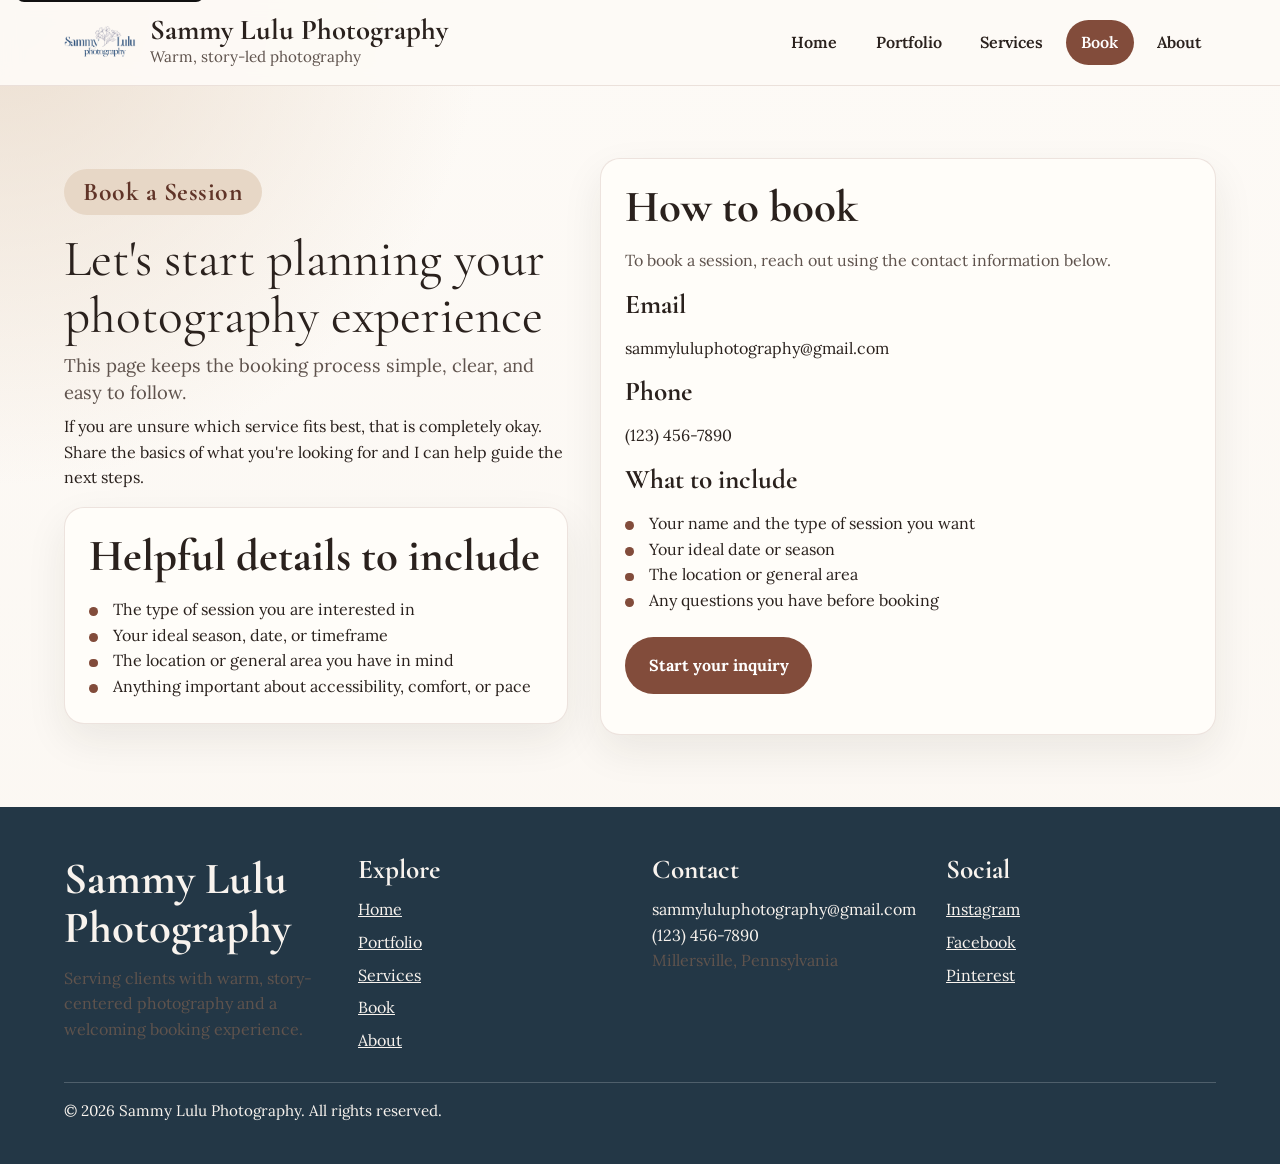
<file: book.html>
<!DOCTYPE html>
<html lang="en">
<head>
  <meta charset="UTF-8">
  <meta name="viewport" content="width=device-width, initial-scale=1.0">
  <title>Sammy Lulu Photography | Book</title>
  <meta name="description" content="Book a photography session with Sammy Lulu Photography.">
  <link rel="preconnect" href="https://fonts.googleapis.com">
  <link rel="preconnect" href="https://fonts.gstatic.com" crossorigin>
  <link href="https://fonts.googleapis.com/css2?family=Cormorant+Garamond:wght@500;700&family=Lora:wght@400;500;600&display=swap" rel="stylesheet">
  <link rel="stylesheet" href="style.css">
</head>
<body>
  <a class="skip-link" href="#main-content">Skip to main content</a>

  <header class="site-header">
    <div class="container header-inner">
      <a class="brand" href="index.html" aria-label="Sammy Lulu Photography home page">
        <img src="images/logo.png" alt="">
        <span class="brand-text">
          <span class="brand-name">Sammy Lulu Photography</span>
          <span class="brand-tagline">Warm, story-led photography</span>
        </span>
      </a>

      <nav class="site-nav" aria-label="Primary navigation">
        <ul>
          <li><a href="index.html">Home</a></li>
          <li><a href="portfolio.html">Portfolio</a></li>
          <li><a href="services.html">Services</a></li>
          <li><a href="book.html" aria-current="page">Book</a></li>
          <li><a href="about.html">About</a></li>
        </ul>
      </nav>
    </div>
  </header>

  <main id="main-content">
    <section>
      <div class="container booking-layout">
        <div>
          <h1 class="eyebrow">Book a Session</h1>
          <p class="page-subtitle">Let's start planning your photography experience</p>
          <p class="page-name">This page keeps the booking process simple, clear, and easy to follow.</p>
          <p>If you are unsure which service fits best, that is completely okay. Share the basics of what you're looking for and I can help guide the next steps.</p>

          <div class="quote-card">
            <h2>Helpful details to include</h2>
            <ul class="form-help-list">
              <li>The type of session you are interested in</li>
              <li>Your ideal season, date, or timeframe</li>
              <li>The location or general area you have in mind</li>
              <li>Anything important about accessibility, comfort, or pace</li>
            </ul>
          </div>
        </div>

        <div class="form-panel">
          <h2>How to book</h2>
          <p class="required-note">To book a session, reach out using the contact information below.</p>

          <div class="form-group">
            <h3>Email</h3>
            <p><a>sammyluluphotography@gmail.com</a></p>
          </div>

          <div class="form-group">
            <h3>Phone</h3>
            <p><a>(123) 456-7890</a></p>
          </div>

          <div class="form-group">
            <h3>What to include</h3>
            <ul class="form-help-list">
              <li>Your name and the type of session you want</li>
              <li>Your ideal date or season</li>
              <li>The location or general area</li>
              <li>Any questions you have before booking</li>
            </ul>
          </div>

          <p class="contact-action"><a class="btn" href="mailto:sammyluluphotography@gmail.com">Start your inquiry</a></p>
        </div>
      </div>
    </section>
  </main>

  <footer class="footer">
    <div class="container">
      <div class="footer-grid">
        <section>
          <h2>Sammy Lulu Photography</h2>
          <p class="footer-note">Serving clients with warm, story-centered photography and a welcoming booking experience.</p>
        </section>

        <nav class="footer-nav" aria-label="Footer navigation">
          <h3>Explore</h3>
          <ul>
            <li><a href="index.html">Home</a></li>
            <li><a href="portfolio.html">Portfolio</a></li>
            <li><a href="services.html">Services</a></li>
            <li><a href="book.html">Book</a></li>
            <li><a href="about.html">About</a></li>
          </ul>
        </nav>

        <section>
          <h3>Contact</h3>
          <ul class="contact-list">
            <li><a>sammyluluphotography@gmail.com</a></li>
            <li><a>(123) 456-7890</a></li>
            <li>Millersville, Pennsylvania</li>
          </ul>
        </section>

        <section>
          <h3>Social</h3>
          <ul class="social-list">
            <li><a href="#">Instagram</a></li>
            <li><a href="#">Facebook</a></li>
            <li><a href="#">Pinterest</a></li>
          </ul>
        </section>
      </div>

      <div class="footer-bottom">
        <p>&copy; 2026 Sammy Lulu Photography. All rights reserved.</p>
      </div>
    </div>
  </footer>
</body>
</html>
</file>
<file: style.css>
:root {
  --color-background: #fbf7f2;
  --color-surface: #fffdf9;
  --color-surface-muted: #f3ebe2;
  --color-surface-strong: #e7d7c6;
  --color-text: #2a211d;
  --color-text-soft: #5f534d;
  --color-accent: #824c3b;
  --color-accent-dark: #603428;
  --color-border: #d7c6b8;
  --color-footer: #233746;
  --color-footer-text: #f8f3ee;
  --shadow-soft: 0 16px 40px rgba(42, 33, 29, 0.08);
  --shadow-card: 0 10px 24px rgba(42, 33, 29, 0.1);
  --radius-sm: 0.75rem;
  --radius-md: 1.25rem;
  --radius-lg: 2rem;
  --max-width: 72rem;
  --transition: 180ms ease;
}

*,
*::before,
*::after {
  box-sizing: border-box;
}

html {
  scroll-behavior: smooth;
}

body {
  margin: 0;
  font-family: "Lora", Georgia, serif;
  line-height: 1.6;
  color: var(--color-text);
  background:
    radial-gradient(circle at top left, rgba(231, 215, 198, 0.8), transparent 28%),
    linear-gradient(180deg, #fdfaf6 0%, var(--color-background) 100%);
}

img {
  display: block;
  width: 100%;
  height: auto;
}

a {
  color: inherit;
}

a,
button {
  transition:
    color var(--transition),
    background-color var(--transition),
    border-color var(--transition),
    box-shadow var(--transition),
    transform var(--transition);
}

a:focus-visible,
button:focus-visible {
  outline: 3px solid #111111;
  outline-offset: 3px;
}

.skip-link {
  position: absolute;
  left: 1rem;
  top: -3rem;
  padding: 0.75rem 1rem;
  background: #111111;
  color: #ffffff;
  border-radius: 0.5rem;
  text-decoration: none;
  z-index: 1000;
}

.skip-link:focus {
  top: 1rem;
}

.site-header {
  position: sticky;
  top: 0;
  z-index: 50;
  background: rgba(253, 250, 246, 0.95);
  backdrop-filter: blur(10px);
  border-bottom: 1px solid rgba(130, 76, 59, 0.14);
}

.container {
  width: min(calc(100% - 2rem), var(--max-width));
  margin: 0 auto;
}

.header-inner,
.footer-grid {
  display: grid;
  gap: 1.5rem;
}

.header-inner {
  grid-template-columns: auto 1fr;
  align-items: center;
  padding: 1rem 0;
}

.brand {
  display: inline-flex;
  align-items: center;
  gap: 0.85rem;
  text-decoration: none;
}

.brand img {
  width: 4.5rem;
  height: auto;
}

.brand-text {
  display: flex;
  flex-direction: column;
}

.brand-name {
  font-family: "Cormorant Garamond", Georgia, serif;
  font-size: 1.8rem;
  font-weight: 700;
  line-height: 1;
}

.brand-tagline {
  color: var(--color-text-soft);
  font-size: 0.95rem;
}

.site-nav ul,
.footer-nav ul,
.contact-list,
.social-list,
.service-list,
.checklist,
.form-help-list {
  list-style: none;
  padding: 0;
  margin: 0;
}

.site-nav ul {
  display: flex;
  flex-wrap: wrap;
  justify-content: flex-end;
  gap: 0.5rem;
}

.site-nav a {
  display: inline-block;
  padding: 0.6rem 0.95rem;
  text-decoration: none;
  border-radius: 999px;
  font-weight: 600;
}

.site-nav a:hover,
.site-nav a:focus-visible,
.site-nav a[aria-current="page"] {
  background: var(--color-accent);
  color: #ffffff;
}

main section {
  padding: 4.5rem 0;
}

.hero {
  padding: 5rem 0 4rem;
}

.hero-layout,
.split-layout,
.service-detail,
.booking-layout {
  display: grid;
  gap: 2rem;
  align-items: center;
}

.hero-layout {
  grid-template-columns: minmax(0, 1.05fr) minmax(0, 0.95fr);
}

.eyebrow {
  display: inline-block;
  padding: 0.55rem 1.2rem;
  margin-bottom: 1rem;
  border-radius: 999px;
  background: var(--color-surface-strong);
  color: var(--color-accent-dark);
  font-size: clamp(1.25rem, 2vw, 2rem);
  font-weight: 700;
  letter-spacing: 0.02em;
}

.page-subtitle {
  margin-bottom: 0.4rem;
  color: var(--color-text);
  font-family: "Cormorant Garamond", Georgia, serif;
  font-size: clamp(2rem, 4vw, 3.2rem);
  line-height: 1.12;
}

h1,
h2,
h3,
h4 {
  margin: 0 0 1rem;
  font-family: "Cormorant Garamond", Georgia, serif;
  line-height: 1.1;
}

h1 {
  font-size: clamp(2.8rem, 5vw, 5rem);
}

h2 {
  font-size: clamp(2rem, 3.5vw, 3rem);
}

h3 {
  font-size: 1.7rem;
}

.page-name {
  margin-bottom: 0.45rem;
  font-size: clamp(1rem, 1.5vw, 1.15rem);
  color: var(--color-text-soft);
  font-family: "Lora", Georgia, serif;
  line-height: 1.5;
}

p {
  margin: 0 0 1rem;
  max-width: 65ch;
}

.lede,
.section-intro,
.featured-gallery-note {
  color: var(--color-text-soft);
  font-size: 1.05rem;
}

.button-row {
  display: flex;
  flex-wrap: wrap;
  gap: 1rem;
  margin-top: 2rem;
}

.btn,
.btn-secondary {
  display: inline-flex;
  align-items: center;
  justify-content: center;
  min-height: 2.85rem;
  padding: 0.85rem 1.35rem;
  border: 2px solid transparent;
  border-radius: 999px;
  font-weight: 700;
  text-decoration: none;
}

.btn {
  background: var(--color-accent);
  color: #ffffff;
}

.btn:hover,
.btn:focus-visible {
  background: var(--color-accent-dark);
  transform: translateY(-1px);
}

.btn-secondary {
  border-color: var(--color-accent);
  color: var(--color-accent-dark);
  background: transparent;
}

.btn-secondary:hover,
.btn-secondary:focus-visible {
  background: rgba(130, 76, 59, 0.08);
}

.hero-panel,
.card,
.quote-card,
.form-panel,
.service-detail,
.stat-card,
.portfolio-card {
  background: var(--color-surface);
  border: 1px solid rgba(130, 76, 59, 0.14);
  border-radius: var(--radius-md);
  box-shadow: var(--shadow-soft);
}

.hero-panel {
  overflow: hidden;
}

.hero-panel img {
  aspect-ratio: 4 / 5;
  object-fit: cover;
}

.section-heading {
  display: grid;
  gap: 0.75rem;
  margin-bottom: 2rem;
}

.section-heading.compact {
  gap: 0.3rem;
}

.muted-section {
  background: rgba(231, 215, 198, 0.28);
}

.services-grid,
.portfolio-grid,
.values-grid,
.stats-grid {
  display: grid;
  gap: 1.5rem;
}

.services-grid,
.values-grid {
  grid-template-columns: repeat(auto-fit, minmax(15rem, 1fr));
}

.portfolio-grid {
  grid-template-columns: repeat(auto-fit, minmax(16rem, 1fr));
}

.stats-grid {
  grid-template-columns: repeat(auto-fit, minmax(12rem, 1fr));
}

.card,
.stat-card {
  padding: 1.25rem;
}

.featured-gallery {
   text-align: center;
}

.featured-carousel {
  max-width: 1200px;
  width: 100%;
  margin: 2rem auto;  
  position: relative;
  overflow: visible;
  border-radius: var(--radius-lg);
  box-shadow: var(--shadow-soft);
}

.carousel-toggle {
  position: absolute;
  opacity: 0;
  pointer-events: none;
}

.featured-track {
  display: flex;
  width: 200%;
  transition: transform 320ms ease;
}

.featured-slide {
  display: block;
  width: 16.6667%;
  padding: 0 0.5rem;
  aspect-ratio: 4 / 5;
  overflow: hidden;
  text-decoration: none;
}

.featured-slide img {
  width: 100%;
  height: 100%;
  object-fit: cover;
  border-radius: 1rem;
}

#featured-slide-1:checked ~ .featured-track {
  transform: translateX(0);
}

#featured-slide-2:checked ~ .featured-track {
  transform: translateX(-16.6667%);
}

#featured-slide-3:checked ~ .featured-track {
  transform: translateX(-33.3334%);
}

#featured-slide-4:checked ~ .featured-track {
  transform: translateX(-50%);
}

.carousel-arrow {
  position: absolute;
  top: 50%;
  z-index: 2;
  display: none;
  width: 3rem;
  height: 3rem;
  margin-top: -1.5rem;
  border-radius: 999px;
  background: rgba(255, 253, 249, 0.92);
  color: var(--color-accent-dark);
  cursor: pointer;
  box-shadow: var(--shadow-soft);
}

.carousel-arrow::before {
  display: block;
  font-size: 2rem;
  line-height: 3rem;
  text-align: center;
}

.carousel-arrow.prev {
  left: 1rem;
}

.carousel-arrow.prev::before {
  content: "\2039";
}

.carousel-arrow.next {
  right: 1rem;
}

.carousel-arrow.next::before {
  content: "\203A";
}

#featured-slide-1:checked ~ .prev-1,
#featured-slide-1:checked ~ .next-1,
#featured-slide-2:checked ~ .prev-2,
#featured-slide-2:checked ~ .next-2,
#featured-slide-3:checked ~ .prev-3,
#featured-slide-3:checked ~ .next-3,
#featured-slide-4:checked ~ .prev-4,
#featured-slide-4:checked ~ .next-4 {
  display: block;
}

.carousel-dots {
  display: flex;
  justify-content: center;
  gap: 0.8rem;
}

.carousel-dot {
  width: 1rem;
  height: 1rem;
  border: 2px solid var(--color-accent-dark);
  transform: rotate(45deg);
  cursor: pointer;
}

#featured-slide-1:checked ~ .carousel-dots label[for="featured-slide-1"],
#featured-slide-2:checked ~ .carousel-dots label[for="featured-slide-2"],
#featured-slide-3:checked ~ .carousel-dots label[for="featured-slide-3"],
#featured-slide-4:checked ~ .carousel-dots label[for="featured-slide-4"] {
  background: var(--color-accent-dark);
}

.card img,
.portfolio-card img,
.service-detail-image img,
.about-image img {
  border-radius: 1rem;
}

.card img {
  aspect-ratio: 4 / 3;
  object-fit: cover;
  margin-bottom: 1rem;
}

.tag {
  display: inline-block;
  margin-bottom: 0.65rem;
  color: var(--color-accent-dark);
  font-size: 0.9rem;
  font-weight: 700;
  letter-spacing: 0.03em;
  text-transform: uppercase;
}

.inline-link {
  color: var(--color-accent-dark);
  font-weight: 700;
}

.portfolio-card {
  overflow: hidden;
}

.portfolio-card img {
  aspect-ratio: 4 / 3;
  object-fit: cover;
}

.portfolio-card-content {
  padding: 1.25rem;
}

.portfolio-card p {
  color: var(--color-text-soft);
}

.service-list {
  display: grid;
  gap: 0.6rem;
  margin-top: 1rem;
}

.service-list li,
.checklist li,
.form-help-list li {
  position: relative;
  padding-left: 1.5rem;
}

.service-list li::before,
.checklist li::before,
.form-help-list li::before {
  content: "";
  position: absolute;
  left: 0;
  top: 0.65rem;
  width: 0.55rem;
  height: 0.55rem;
  border-radius: 50%;
  background: var(--color-accent);
}

.service-detail {
  grid-template-columns: minmax(0, 0.9fr) minmax(0, 1.1fr);
  padding: 1.5rem;
  margin-bottom: 1.5rem;
}

.service-detail:nth-of-type(even) .service-detail-image {
  order: 2;
}

.service-detail:nth-of-type(even) .service-detail-text {
  order: 1;
}

.service-detail-image img {
  aspect-ratio: 4 / 3;
  object-fit: cover;
}

.price-note {
  font-weight: 700;
  color: var(--color-accent-dark);
}

.about-image img {
  aspect-ratio: 4 / 5;
  object-fit: cover;
}

.quote-card,
.form-panel {
  padding: 1.5rem;
}

.stat-card strong {
  display: block;
  font-size: 2rem;
  font-family: "Cormorant Garamond", Georgia, serif;
}

.stat-card span,
.required-note,
.footer-note,
.contact-list,
.social-list {
  color: var(--color-text-soft);
}

.booking-layout {
  grid-template-columns: minmax(0, 0.9fr) minmax(0, 1.1fr);
}

.form-group {
  margin-bottom: 1rem;
}

.contact-action {
  margin-top: 1.5rem;
}

.footer {
  padding: 3rem 0 1.5rem;
  background: var(--color-footer);
  color: var(--color-footer-text);
}

.footer-grid {
  grid-template-columns: repeat(auto-fit, minmax(12rem, 1fr));
  margin-bottom: 1.5rem;
}

.footer h2,
.footer h3 {
  margin-bottom: 0.75rem;
}

.footer a {
  color: var(--color-footer-text);
}

.footer-nav ul,
.social-list {
  display: grid;
  gap: 0.45rem;
}

.footer-bottom {
  padding-top: 1rem;
  border-top: 1px solid rgba(255, 255, 255, 0.2);
  font-size: 0.95rem;
}

@media (max-width: 56rem) {
  .header-inner,
  .hero-layout,
  .split-layout,
  .service-detail,
  .booking-layout {
    grid-template-columns: 1fr;
  }

  .site-nav ul {
    justify-content: flex-start;
  }

  .service-detail:nth-of-type(even) .service-detail-image,
  .service-detail:nth-of-type(even) .service-detail-text {
    order: initial;
  }

  .hero {
    padding-top: 3rem;
  }
}

@media (max-width: 40rem) {
  body {
    font-size: 0.98rem;
  }

  main section {
    padding: 3.5rem 0;
  }

  .header-inner {
    gap: 1rem;
  }

  .brand {
    align-items: flex-start;
  }

  .brand img {
    width: 3.6rem;
  }

  .site-nav ul,
  .button-row {
    gap: 0.75rem;
  }

  .card,
  .stat-card,
  .form-panel,
  .service-detail,
  .quote-card {
    padding: 1rem;
  }

  .featured-slide {
    width: 33.3333%;
    padding: 0 0.35rem;
    min-height: 22rem;
  }

  .carousel-arrow {
    width: 2.5rem;
    height: 2.5rem;
    margin-top: -1.25rem;
  }

  .carousel-arrow::before {
    line-height: 2.5rem;
  }
}
</file>
